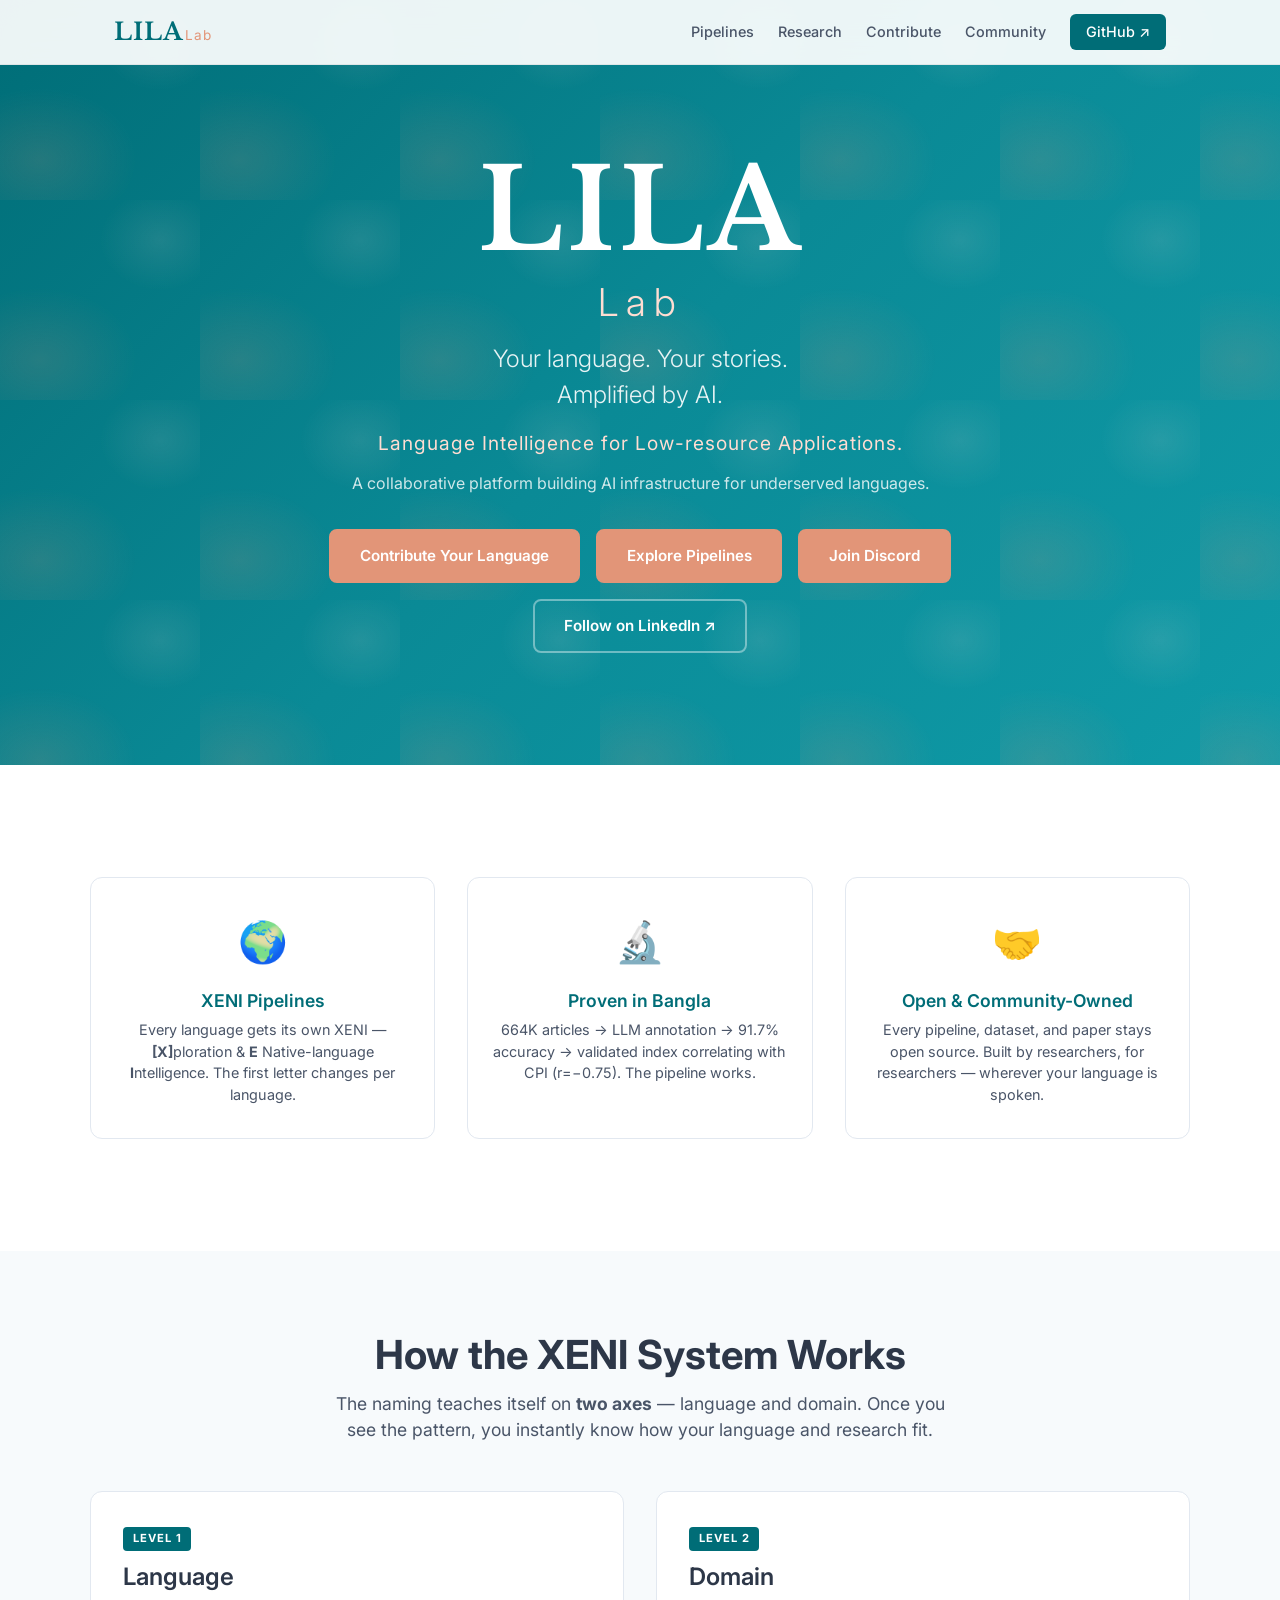
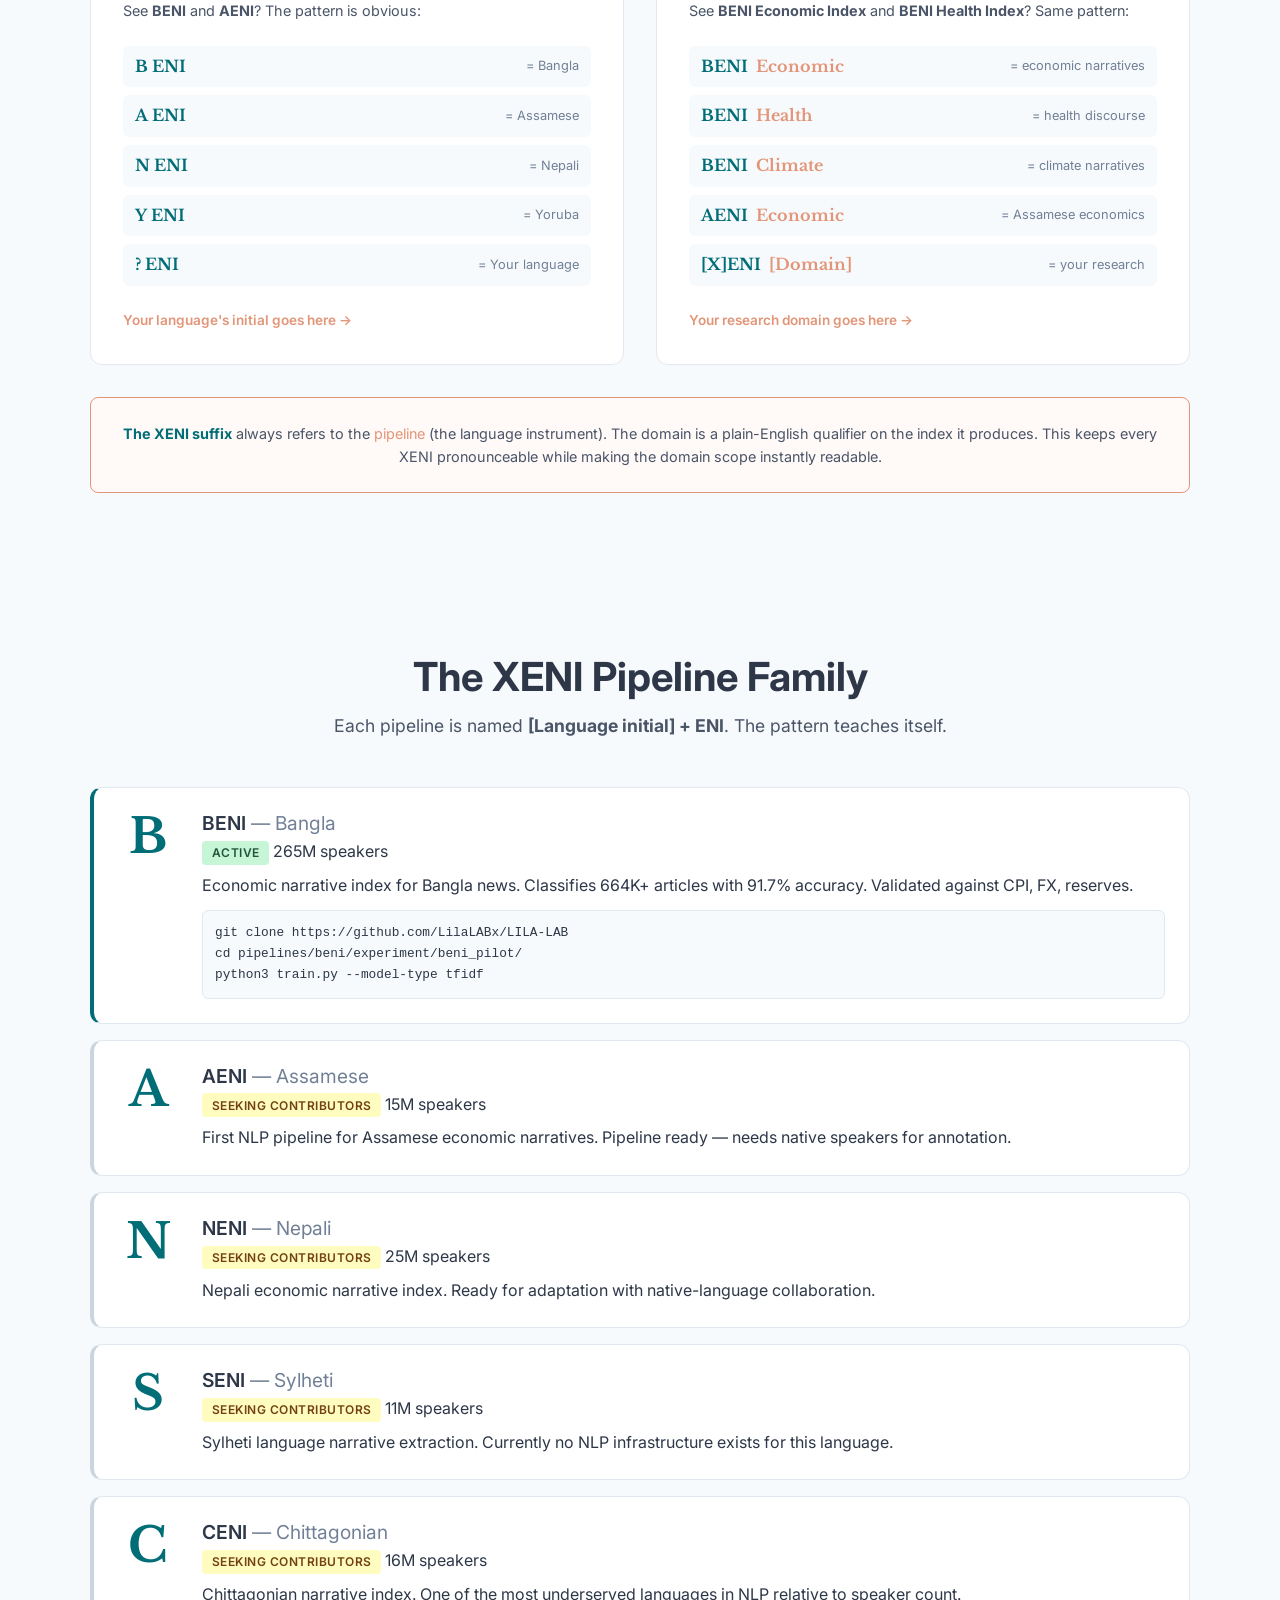
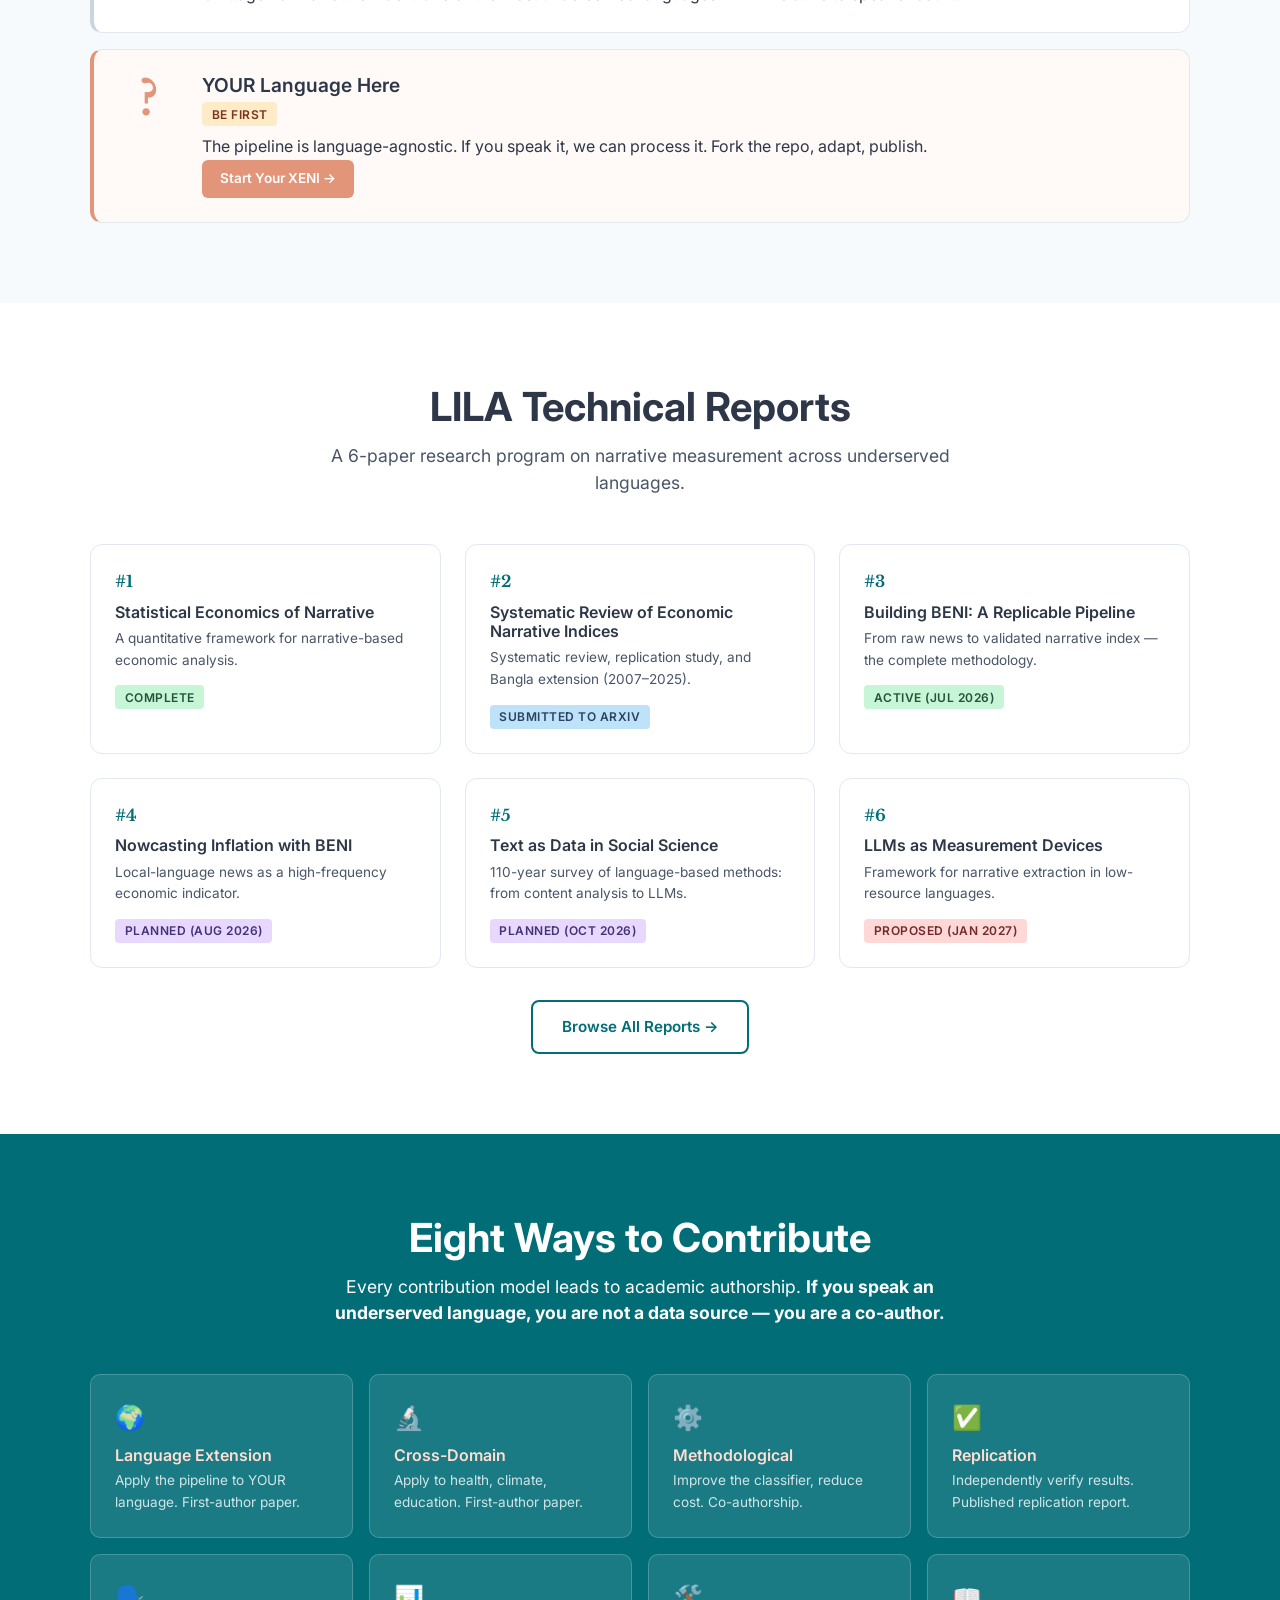
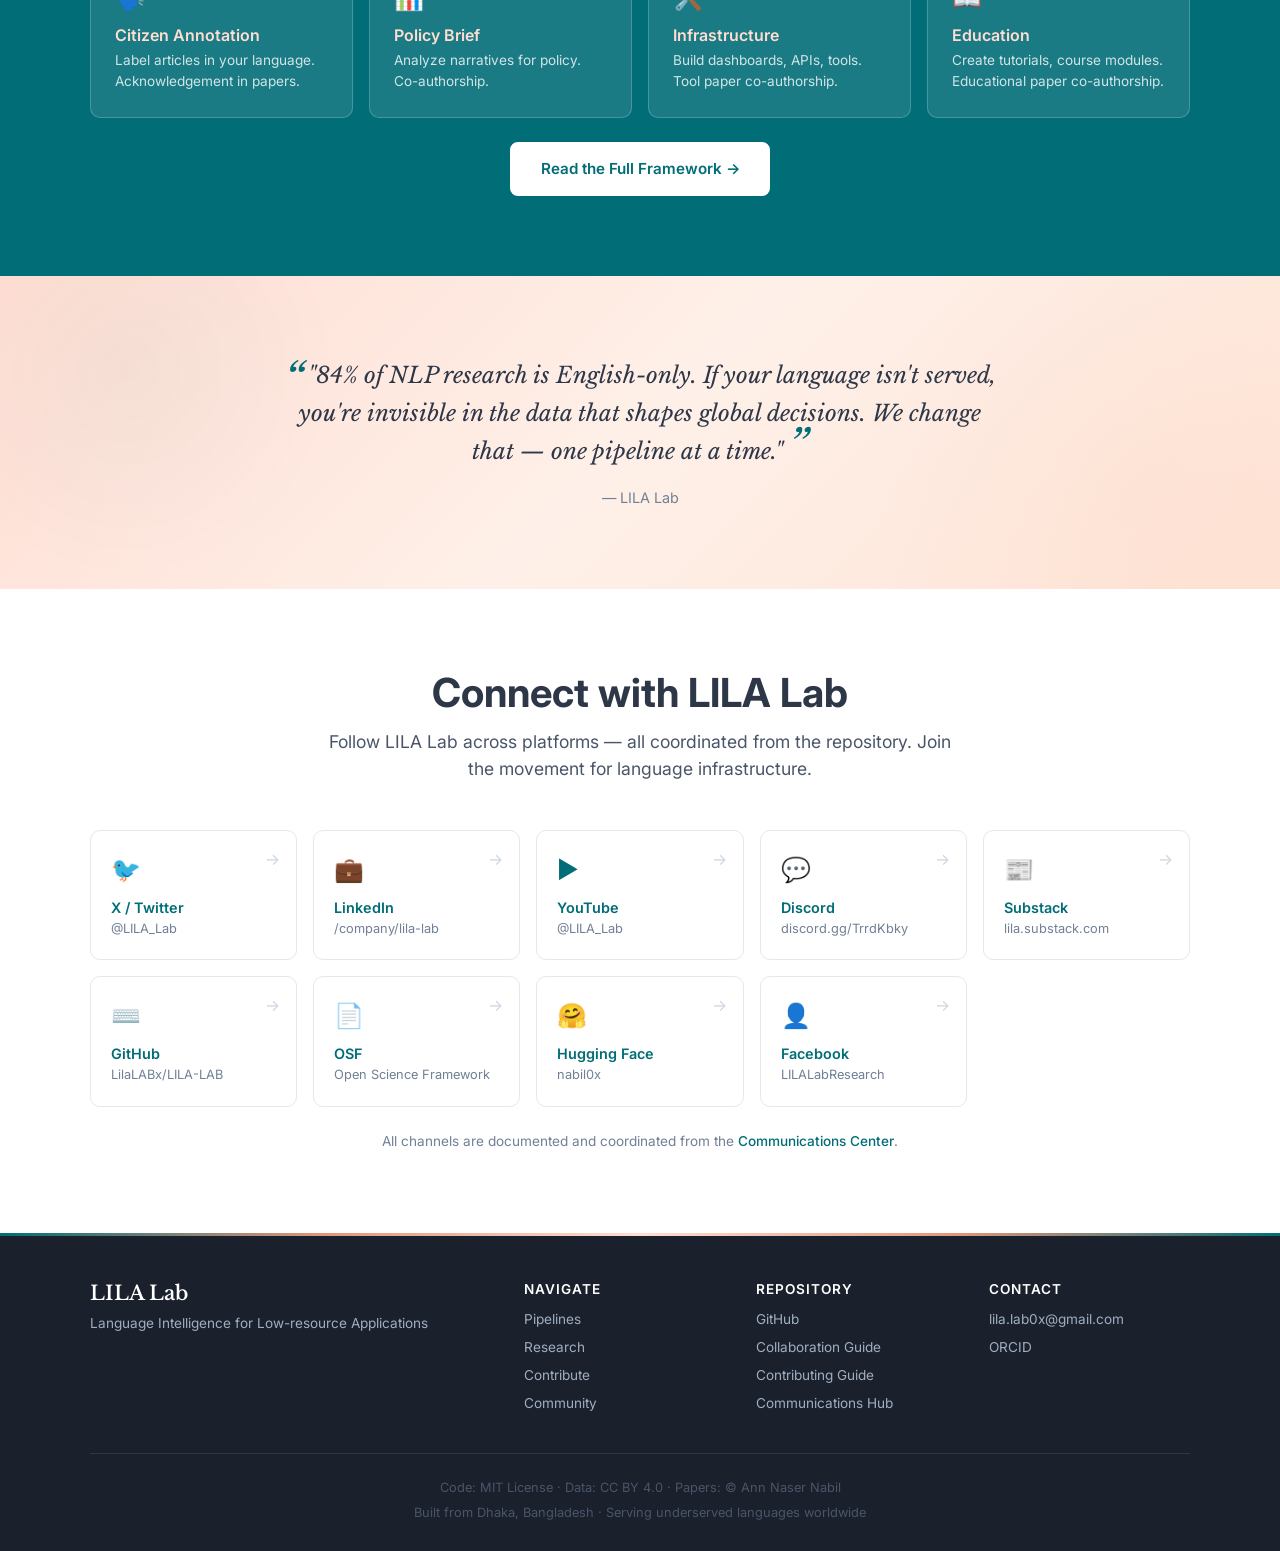
<file: docs/index.html>
<!DOCTYPE html>
<html lang="en">
<head>
  <meta charset="UTF-8">
  <meta name="viewport" content="width=device-width, initial-scale=1.0">
  <meta name="description" content="LILA Lab — Language Intelligence for Low-resource Applications. A collaborative platform building AI infrastructure for underserved languages.">
  <meta property="og:title" content="LILA Lab — Language Intelligence for Low-resource Applications">
  <meta property="og:description" content="Your language. Your stories. Amplified by AI. Language Intelligence for Low-resource Applications. A collaborative platform building AI infrastructure for underserved languages.">
  <meta property="og:type" content="website">
  <meta property="og:url" content="https://lilalab.pro.bd/">
  <meta property="og:image" content="https://lilalab.pro.bd/assets/og-image.png">
  <meta property="og:image:width" content="1200">
  <meta property="og:image:height" content="630">
  <meta property="og:site_name" content="LILA Lab">
  <meta name="twitter:card" content="summary_large_image">
  <meta name="twitter:site" content="@LILA_Lab">
  <meta property="og:see_also" content="https://www.linkedin.com/company/lila-lab/">
  <link rel="me" href="https://www.linkedin.com/company/lila-lab/">
  <meta name="twitter:title" content="LILA Lab — Language Intelligence for Low-resource Applications">
  <meta name="twitter:description" content="Your language. Your stories. Amplified by AI. Language Intelligence for Low-resource Applications. A collaborative platform building AI infrastructure for underserved languages.">
  <meta name="twitter:image" content="https://lilalab.pro.bd/assets/og-image.png">
  <title>LILA Lab — Language Intelligence for Low-resource Applications</title>
  <link rel="preconnect" href="https://fonts.googleapis.com">
  <link rel="preconnect" href="https://fonts.gstatic.com" crossorigin>
  <link href="https://fonts.googleapis.com/css2?family=Inter:wght@300;400;500;600;700&family=Libre+Baskerville:ital,wght@0,400;0,700;1,400&display=swap" rel="stylesheet">
  <link rel="stylesheet" href="styles.css">
  <link rel="icon" type="image/svg+xml" href="data:image/svg+xml,<svg xmlns='http://www.w3.org/2000/svg' viewBox='0 0 32 32'><text y='28' font-size='28'>🌍</text></svg>">
</head>
<body>

  <!-- ═══ NAV ═══ -->
  <nav class="nav" id="nav">
    <div class="nav-inner">
      <a href="#" class="nav-logo">
        <span class="nav-logo-mark">LILA</span>
        <span class="nav-logo-sub">Lab</span>
      </a>
      <div class="nav-links">
        <a href="#pipelines">Pipelines</a>
        <a href="#research">Research</a>
        <a href="#contribute">Contribute</a>
        <a href="#community">Community</a>
        <a href="https://github.com/LilaLABx/LILA-LAB" class="nav-gh" target="_blank">GitHub ↗</a>
      </div>
    </div>
  </nav>

  <!-- ═══ HERO ═══ -->
  <header class="hero" id="hero">
    <div class="hero-bg"></div>
    <div class="hero-content">
      <h1 class="hero-title">
        <span class="hero-eni">LILA</span>
        <span class="hero-sub">Lab</span>
      </h1>
      <p class="hero-tagline">Your language. Your stories.<br>Amplified by AI.</p>
      <p class="hero-subtitle">Language Intelligence for Low-resource Applications.</p>
      <p class="hero-desc">
        A collaborative platform building AI infrastructure for underserved languages.
      </p>
      <div class="hero-ctas">
        <a href="#contribute" class="btn btn-primary">Contribute Your Language</a>
        <a href="#pipelines" class="btn btn-primary">Explore Pipelines</a>
        <a href="https://discord.gg/TrrdKbky" class="btn btn-primary">Join Discord</a>
        <a href="https://www.linkedin.com/company/lila-lab/" class="btn btn-outline" target="_blank">Follow on LinkedIn ↗</a>
      </div>
    </div>
  </header>

  <!-- ═══ XENI BRAND EXPLAINER ═══ -->
  <section class="section section-light" id="about">
    <div class="section-inner">
      <div class="xeni-grid">
        <div class="xeni-card">
          <div class="xeni-icon">🌍</div>
          <h3 class="xeni-label">XENI Pipelines</h3>
          <p class="xeni-desc">Every language gets its own XENI — <strong>[X]</strong>ploration &amp; <strong>E</strong> Native-language <strong>I</strong>ntelligence. The first letter changes per language.</p>
        </div>
        <div class="xeni-card">
          <div class="xeni-icon">🔬</div>
          <h3 class="xeni-label">Proven in Bangla</h3>
          <p class="xeni-desc">664K articles → LLM annotation → 91.7% accuracy → validated index correlating with CPI (r=−0.75). The pipeline works.</p>
        </div>
        <div class="xeni-card">
          <div class="xeni-icon">🤝</div>
          <h3 class="xeni-label">Open & Community-Owned</h3>
          <p class="xeni-desc">Every pipeline, dataset, and paper stays open source. Built by researchers, for researchers — wherever your language is spoken.</p>
        </div>
      </div>
    </div>
  </section>

  <!-- ═══ XENI NAMING SYSTEM ═══ -->
  <section class="section section-dark" id="naming">
    <div class="section-inner">
      <h2 class="section-title">How the XENI System Works</h2>
      <p class="section-sub">The naming teaches itself on <strong>two axes</strong> — language and domain. Once you see the pattern, you instantly know how your language and research fit.</p>

      <div class="naming-grid">
        <div class="naming-card">
          <div class="naming-level">Level 1</div>
          <h3>Language</h3>
          <p class="naming-desc">See <strong>BENI</strong> and <strong>AENI</strong>? The pattern is obvious:</p>
          <div class="naming-pattern">
            <div class="naming-example">
              <span class="naming-letter">B</span>
              <span class="naming-eni">ENI</span>
              <span class="naming-label">= Bangla</span>
            </div>
            <div class="naming-example">
              <span class="naming-letter">A</span>
              <span class="naming-eni">ENI</span>
              <span class="naming-label">= Assamese</span>
            </div>
            <div class="naming-example">
              <span class="naming-letter">N</span>
              <span class="naming-eni">ENI</span>
              <span class="naming-label">= Nepali</span>
            </div>
            <div class="naming-example">
              <span class="naming-letter">Y</span>
              <span class="naming-eni">ENI</span>
              <span class="naming-label">= Yoruba</span>
            </div>
            <div class="naming-example">
              <span class="naming-letter">?</span>
              <span class="naming-eni">ENI</span>
              <span class="naming-label">= Your language</span>
            </div>
          </div>
          <p class="naming-cta">Your language's initial goes here →</p>
        </div>

        <div class="naming-card">
          <div class="naming-level">Level 2</div>
          <h3>Domain</h3>
          <p class="naming-desc">See <strong>BENI Economic Index</strong> and <strong>BENI Health Index</strong>? Same pattern:</p>
          <div class="naming-pattern">
            <div class="naming-example">
              <span class="naming-letter">BENI</span>
              <span class="naming-domain">Economic</span>
              <span class="naming-label">= economic narratives</span>
            </div>
            <div class="naming-example">
              <span class="naming-letter">BENI</span>
              <span class="naming-domain">Health</span>
              <span class="naming-label">= health discourse</span>
            </div>
            <div class="naming-example">
              <span class="naming-letter">BENI</span>
              <span class="naming-domain">Climate</span>
              <span class="naming-label">= climate narratives</span>
            </div>
            <div class="naming-example">
              <span class="naming-letter">AENI</span>
              <span class="naming-domain">Economic</span>
              <span class="naming-label">= Assamese economics</span>
            </div>
            <div class="naming-example">
              <span class="naming-letter">[X]ENI</span>
              <span class="naming-domain">[Domain]</span>
              <span class="naming-label">= your research</span>
            </div>
          </div>
          <p class="naming-cta">Your research domain goes here →</p>
        </div>
      </div>

      <div class="naming-summary">
        <p><strong>The XENI suffix</strong> always refers to the <em>pipeline</em> (the language instrument). The domain is a plain-English qualifier on the index it produces. This keeps every XENI pronounceable while making the domain scope instantly readable.</p>
      </div>
    </div>
  </section>

  <!-- ═══ PIPELINES ═══ -->
  <section class="section section-dark" id="pipelines">
    <div class="section-inner">
      <h2 class="section-title">The XENI Pipeline Family</h2>
      <p class="section-sub">Each pipeline is named <strong>[Language initial] + ENI</strong>. The pattern teaches itself.</p>

      <div class="pipeline-showcase">
        <div class="pipeline-card active">
          <div class="pipeline-letter">B</div>
          <div class="pipeline-info">
            <h3>BENI <span class="pipeline-lang">— Bangla</span></h3>
            <p class="pipeline-status"><span class="badge badge-active">Active</span> 265M speakers</p>
            <p>Economic narrative index for Bangla news. Classifies 664K+ articles with 91.7% accuracy. Validated against CPI, FX, reserves.</p>
            <pre class="pipeline-code"><code>git clone https://github.com/LilaLABx/LILA-LAB
cd pipelines/beni/experiment/beni_pilot/
python3 train.py --model-type tfidf</code></pre>
          </div>
        </div>

        <div class="pipeline-card future">
          <div class="pipeline-letter">A</div>
          <div class="pipeline-info">
            <h3>AENI <span class="pipeline-lang">— Assamese</span></h3>
            <p class="pipeline-status"><span class="badge badge-future">Seeking Contributors</span> 15M speakers</p>
            <p>First NLP pipeline for Assamese economic narratives. Pipeline ready — needs native speakers for annotation.</p>
          </div>
        </div>

        <div class="pipeline-card future">
          <div class="pipeline-letter">N</div>
          <div class="pipeline-info">
            <h3>NENI <span class="pipeline-lang">— Nepali</span></h3>
            <p class="pipeline-status"><span class="badge badge-future">Seeking Contributors</span> 25M speakers</p>
            <p>Nepali economic narrative index. Ready for adaptation with native-language collaboration.</p>
          </div>
        </div>

        <div class="pipeline-card future">
          <div class="pipeline-letter">S</div>
          <div class="pipeline-info">
            <h3>SENI <span class="pipeline-lang">— Sylheti</span></h3>
            <p class="pipeline-status"><span class="badge badge-future">Seeking Contributors</span> 11M speakers</p>
            <p>Sylheti language narrative extraction. Currently no NLP infrastructure exists for this language.</p>
          </div>
        </div>

        <div class="pipeline-card future">
          <div class="pipeline-letter">C</div>
          <div class="pipeline-info">
            <h3>CENI <span class="pipeline-lang">— Chittagonian</span></h3>
            <p class="pipeline-status"><span class="badge badge-future">Seeking Contributors</span> 16M speakers</p>
            <p>Chittagonian narrative index. One of the most underserved languages in NLP relative to speaker count.</p>
          </div>
        </div>

        <div class="pipeline-card yourlang">
          <div class="pipeline-letter pipeline-letter-your">?</div>
          <div class="pipeline-info">
            <h3>YOUR Language Here</h3>
            <p class="pipeline-status"><span class="badge badge-yourlang">Be First</span></p>
            <p>The pipeline is language-agnostic. If you speak it, we can process it. Fork the repo, adapt, publish.</p>
            <a href="#contribute" class="btn btn-small">Start Your XENI →</a>
          </div>
        </div>
      </div>
    </div>
  </section>

  <!-- ═══ RESEARCH ═══ -->
  <section class="section section-light" id="research">
    <div class="section-inner">
      <h2 class="section-title">LILA Technical Reports</h2>
      <p class="section-sub">A 6-paper research program on narrative measurement across underserved languages.</p>

      <div class="papers-grid">
        <div class="paper-card">
          <div class="paper-num">#1</div>
          <h3>Statistical Economics of Narrative</h3>
          <p>A quantitative framework for narrative-based economic analysis.</p>
          <span class="badge badge-done">Complete</span>
        </div>
        <div class="paper-card">
          <div class="paper-num">#2</div>
          <h3>Systematic Review of Economic Narrative Indices</h3>
          <p>Systematic review, replication study, and Bangla extension (2007–2025).</p>
          <span class="badge badge-submitted">Submitted to arXiv</span>
        </div>
        <div class="paper-card">
          <div class="paper-num">#3</div>
          <h3>Building BENI: A Replicable Pipeline</h3>
          <p>From raw news to validated narrative index — the complete methodology.</p>
          <span class="badge badge-active">Active (Jul 2026)</span>
        </div>
        <div class="paper-card">
          <div class="paper-num">#4</div>
          <h3>Nowcasting Inflation with BENI</h3>
          <p>Local-language news as a high-frequency economic indicator.</p>
          <span class="badge badge-planned">Planned (Aug 2026)</span>
        </div>
        <div class="paper-card">
          <div class="paper-num">#5</div>
          <h3>Text as Data in Social Science</h3>
          <p>110-year survey of language-based methods: from content analysis to LLMs.</p>
          <span class="badge badge-planned">Planned (Oct 2026)</span>
        </div>
        <div class="paper-card">
          <div class="paper-num">#6</div>
          <h3>LLMs as Measurement Devices</h3>
          <p>Framework for narrative extraction in low-resource languages.</p>
          <span class="badge badge-proposed">Proposed (Jan 2027)</span>
        </div>
      </div>
      <div class="research-cta">
        <a href="https://github.com/LilaLABx/LILA-LAB/tree/main/technical-reports" class="btn btn-outline" target="_blank">Browse All Reports →</a>
      </div>
    </div>
  </section>

  <!-- ═══ CONTRIBUTE ═══ -->
  <section class="section section-accent" id="contribute">
    <div class="section-inner">
      <h2 class="section-title">Eight Ways to Contribute</h2>
      <p class="section-sub">Every contribution model leads to academic authorship. <strong>If you speak an underserved language, you are not a data source — you are a co-author.</strong></p>

      <div class="contrib-grid">
        <div class="contrib-card">
          <span class="contrib-icon">🌍</span>
          <h3>Language Extension</h3>
          <p>Apply the pipeline to YOUR language. First-author paper.</p>
        </div>
        <div class="contrib-card">
          <span class="contrib-icon">🔬</span>
          <h3>Cross-Domain</h3>
          <p>Apply to health, climate, education. First-author paper.</p>
        </div>
        <div class="contrib-card">
          <span class="contrib-icon">⚙️</span>
          <h3>Methodological</h3>
          <p>Improve the classifier, reduce cost. Co-authorship.</p>
        </div>
        <div class="contrib-card">
          <span class="contrib-icon">✅</span>
          <h3>Replication</h3>
          <p>Independently verify results. Published replication report.</p>
        </div>
        <div class="contrib-card">
          <span class="contrib-icon">🗣️</span>
          <h3>Citizen Annotation</h3>
          <p>Label articles in your language. Acknowledgement in papers.</p>
        </div>
        <div class="contrib-card">
          <span class="contrib-icon">📊</span>
          <h3>Policy Brief</h3>
          <p>Analyze narratives for policy. Co-authorship.</p>
        </div>
        <div class="contrib-card">
          <span class="contrib-icon">🛠️</span>
          <h3>Infrastructure</h3>
          <p>Build dashboards, APIs, tools. Tool paper co-authorship.</p>
        </div>
        <div class="contrib-card">
          <span class="contrib-icon">📖</span>
          <h3>Education</h3>
          <p>Create tutorials, course modules. Educational paper co-authorship.</p>
        </div>
      </div>
      <div class="contribute-cta">
        <a href="https://github.com/LilaLABx/LILA-LAB/blob/main/COLLABORATION.md" class="btn btn-primary" target="_blank">Read the Full Framework →</a>
      </div>
    </div>
  </section>

  <!-- ═══ QUOTE / ETHOS ═══ -->
  <section class="section section-quote">
    <div class="section-inner">
      <blockquote class="ethos-block">
        <p class="ethos-text">"84% of NLP research is English-only. If your language isn't served, you're invisible in the data that shapes global decisions. We change that — one pipeline at a time."</p>
        <footer class="ethos-attribution">— LILA Lab</footer>
      </blockquote>
    </div>
  </section>

  <!-- ═══ COMMUNITY ═══ -->
  <section class="section section-light" id="community">
    <div class="section-inner">
      <h2 class="section-title">Connect with LILA Lab</h2>
      <p class="section-sub">Follow LILA Lab across platforms — all coordinated from the repository. Join the movement for language infrastructure.</p>

      <div class="channels-grid">
        <a href="https://x.com/LILA_Lab" class="channel-card" target="_blank">
          <span class="channel-icon">🐦</span>
          <span class="channel-name">X / Twitter</span>
          <span class="channel-handle">@LILA_Lab</span>
          <span class="channel-arrow">→</span>
        </a>
        <a href="https://www.linkedin.com/company/lila-lab" class="channel-card" target="_blank">
          <span class="channel-icon">💼</span>
          <span class="channel-name">LinkedIn</span>
          <span class="channel-handle">/company/lila-lab</span>
          <span class="channel-arrow">→</span>
        </a>
        <a href="https://www.youtube.com/@LILA_Lab" class="channel-card" target="_blank">
          <span class="channel-icon">▶️</span>
          <span class="channel-name">YouTube</span>
          <span class="channel-handle">@LILA_Lab</span>
          <span class="channel-arrow">→</span>
        </a>
        <a href="https://discord.gg/TrrdKbky" class="channel-card" target="_blank">
          <span class="channel-icon">💬</span>
          <span class="channel-name">Discord</span>
          <span class="channel-handle">discord.gg/TrrdKbky</span>
          <span class="channel-arrow">→</span>
        </a>
        <a href="https://lila.substack.com" class="channel-card" target="_blank">
          <span class="channel-icon">📰</span>
          <span class="channel-name">Substack</span>
          <span class="channel-handle">lila.substack.com</span>
          <span class="channel-arrow">→</span>
        </a>
        <a href="https://github.com/LilaLABx/LILA-LAB" class="channel-card" target="_blank">
          <span class="channel-icon">⌨️</span>
          <span class="channel-name">GitHub</span>
          <span class="channel-handle">LilaLABx/LILA-LAB</span>
          <span class="channel-arrow">→</span>
        </a>
        <a href="https://osf.io/[project-id]" class="channel-card" target="_blank">
          <span class="channel-icon">📄</span>
          <span class="channel-name">OSF</span>
          <span class="channel-handle">Open Science Framework</span>
          <span class="channel-arrow">→</span>
        </a>
        <a href="https://huggingface.co/nabil0x" class="channel-card" target="_blank">
          <span class="channel-icon">🤗</span>
          <span class="channel-name">Hugging Face</span>
          <span class="channel-handle">nabil0x</span>
          <span class="channel-arrow">→</span>
        </a>
        <a href="https://www.facebook.com/LILALabResearch" class="channel-card" target="_blank">
          <span class="channel-icon">👤</span>
          <span class="channel-name">Facebook</span>
          <span class="channel-handle">LILALabResearch</span>
          <span class="channel-arrow">→</span>
        </a>
      </div>
      <p class="channel-note">All channels are documented and coordinated from the <a href="https://github.com/LilaLABx/LILA-LAB/blob/main/COMMUNICATIONS.md">Communications Center</a>.</p>
    </div>
  </section>

  <!-- ═══ FOOTER ═══ -->
  <footer class="footer">
    <div class="footer-inner">
      <div class="footer-main">
        <div class="footer-brand">
          <h3>LILA Lab</h3>
          <p>Language Intelligence for Low-resource Applications</p>
        </div>
        <div class="footer-links">
          <h4>Navigate</h4>
          <a href="#pipelines">Pipelines</a>
          <a href="#research">Research</a>
          <a href="#contribute">Contribute</a>
          <a href="#community">Community</a>
        </div>
        <div class="footer-links">
          <h4>Repository</h4>
          <a href="https://github.com/LilaLABx/LILA-LAB" target="_blank">GitHub</a>
          <a href="https://github.com/LilaLABx/LILA-LAB/blob/main/COLLABORATION.md" target="_blank">Collaboration Guide</a>
          <a href="https://github.com/LilaLABx/LILA-LAB/blob/main/CONTRIBUTING.md" target="_blank">Contributing Guide</a>
          <a href="https://github.com/LilaLABx/LILA-LAB/blob/main/COMMUNICATIONS.md" target="_blank">Communications Hub</a>
        </div>
        <div class="footer-contact">
          <h4>Contact</h4>
          <a href="mailto:lila.lab0x@gmail.com">lila.lab0x@gmail.com</a>
          <a href="https://orcid.org/0009-0006-3561-045X" target="_blank">ORCID</a>
        </div>
      </div>
      <div class="footer-bottom">
        <p>Code: MIT License &middot; Data: CC BY 4.0 &middot; Papers: © Ann Naser Nabil</p>
        <p>Built from Dhaka, Bangladesh &middot; Serving underserved languages worldwide</p>
      </div>
    </div>
  </footer>

</body>
</html>
</file>
<file: docs/styles.css>
/* ═══════════════════════════════════════════════
   LILA Lab — Brand Styles
   Palette: Teal #006D77, Gold #E29578, Sand #FFDDD2
   Fonts: Inter (UI), Libre Baskerville (accent)
   ═══════════════════════════════════════════════ */

/* ── Reset & Base ── */
*, *::before, *::after { box-sizing: border-box; margin: 0; padding: 0; }
html { scroll-behavior: smooth; scroll-padding-top: 72px; }
body {
  font-family: 'Inter', -apple-system, BlinkMacSystemFont, sans-serif;
  color: #2D3748;
  background: #FFFFFF;
  line-height: 1.6;
  -webkit-font-smoothing: antialiased;
}
a { color: #006D77; text-decoration: none; transition: color 0.2s; }
a:hover { color: #E29578; }
img { max-width: 100%; height: auto; }

/* ── Typography ── */
h1, h2, h3, h4 { line-height: 1.2; font-weight: 600; }
.section-title {
  font-size: clamp(1.75rem, 3.5vw, 2.5rem);
  text-align: center;
  margin-bottom: 0.75rem;
  font-weight: 700;
}
.section-sub {
  text-align: center;
  font-size: 1.1rem;
  color: #4A5568;
  max-width: 640px;
  margin: 0 auto 3rem;
  line-height: 1.5;
}

/* ── Section Layout ── */
.section { padding: 5rem 1.5rem; }
.section-inner { max-width: 1100px; margin: 0 auto; }
.section-light { background: #FFFFFF; }
.section-dark { background: #F7FAFC; }
.section-accent { background: #006D77; color: #FFFFFF; }
.section-accent .section-title,
.section-accent .section-sub { color: #FFFFFF; }
.section-accent a { color: #FFDDD2; }
.section-accent a:hover { color: #FFFFFF; }
.section-quote {
  background: linear-gradient(135deg, #FFDDD2 0%, #FEF0E8 50%, #FFE4D6 100%);
  padding: 5rem 1.5rem;
  position: relative;
  overflow: hidden;
}
.section-quote::before {
  content: '';
  position: absolute;
  inset: 0;
  background:
    radial-gradient(circle 300px at 10% 30%, rgba(0,109,119,0.04) 0%, transparent 70%),
    radial-gradient(circle 400px at 90% 70%, rgba(226,149,120,0.06) 0%, transparent 70%);
  pointer-events: none;
}

/* ── Navigation ── */
.nav {
  position: fixed;
  top: 0; left: 0; right: 0;
  z-index: 100;
  background: rgba(255,255,255,0.92);
  backdrop-filter: blur(12px);
  border-bottom: 1px solid rgba(0,0,0,0.06);
}
.nav-inner {
  max-width: 1100px;
  margin: 0 auto;
  display: flex;
  align-items: center;
  justify-content: space-between;
  padding: 0 1.5rem;
  height: 64px;
}
.nav-logo { display: flex; align-items: baseline; gap: 2px; }
.nav-logo-mark {
  font-family: 'Libre Baskerville', serif;
  font-size: 1.5rem;
  font-weight: 700;
  color: #006D77;
  letter-spacing: 1px;
}
.nav-logo-sub {
  font-size: 0.85rem;
  font-weight: 400;
  color: #E29578;
  letter-spacing: 1px;
}
.nav-links { display: flex; align-items: center; gap: 1.5rem; }
.nav-links a {
  font-size: 0.9rem;
  font-weight: 500;
  color: #4A5568;
}
.nav-links a:hover { color: #006D77; }
.nav-gh {
  background: #006D77;
  color: #FFFFFF !important;
  padding: 0.4rem 1rem;
  border-radius: 6px;
  font-weight: 600;
}

/* ── Hero ── */
.hero {
  position: relative;
  min-height: 85vh;
  display: flex;
  align-items: center;
  justify-content: center;
  padding: 6rem 1.5rem 4rem;
  background: linear-gradient(135deg, #006D77 0%, #0A8A96 50%, #0F9BA8 100%);
  color: #FFFFFF;
  overflow: hidden;
}
.hero-bg {
  position: absolute;
  inset: 0;
  background:
    radial-gradient(ellipse 80% 60% at 20% 80%, rgba(226,149,120,0.15) 0%, transparent 60%),
    radial-gradient(ellipse 60% 50% at 80% 20%, rgba(255,221,210,0.1) 0%, transparent 50%),
    radial-gradient(2px 2px at 20px 30px, rgba(255,255,255,0.08) 0%, transparent 0%),
    radial-gradient(2px 2px at 40px 70px, rgba(255,255,255,0.08) 0%, transparent 0%),
    radial-gradient(2px 2px at 50px 160px, rgba(255,255,255,0.08) 0%, transparent 0%),
    radial-gradient(2px 2px at 90px 40px, rgba(255,255,255,0.08) 0%, transparent 0%),
    radial-gradient(2px 2px at 130px 80px, rgba(255,255,255,0.08) 0%, transparent 0%),
    radial-gradient(2px 2px at 160px 30px, rgba(255,255,255,0.08) 0%, transparent 0%);
  background-size: 200px 200px;
  pointer-events: none;
}
.hero-content { position: relative; text-align: center; max-width: 800px; }
.hero-title { margin-bottom: 0.5rem; }
.hero-eni {
  font-family: 'Libre Baskerville', serif;
  font-size: clamp(4rem, 10vw, 7rem);
  font-weight: 700;
  letter-spacing: 4px;
}
.hero-sub {
  display: block;
  font-size: clamp(1.5rem, 3vw, 2.5rem);
  font-weight: 300;
  color: #FFDDD2;
  letter-spacing: 8px;
}
.hero-tagline {
  font-size: clamp(1.1rem, 2.5vw, 1.5rem);
  font-weight: 300;
  color: rgba(255,255,255,0.9);
  margin: 1rem 0;
  line-height: 1.5;
}
.hero-subtitle {
  font-size: clamp(1rem, 2vw, 1.2rem);
  font-weight: 400;
  color: #FFDDD2;
  margin: 0.5rem 0 0.25rem;
  line-height: 1.5;
  letter-spacing: 1px;
}
.hero-desc {
  font-size: 1rem;
  color: rgba(255,255,255,0.8);
  max-width: 600px;
  margin: 0.75rem auto 2rem;
  line-height: 1.7;
}
.hero-desc strong { color: #FFFFFF; }
.hero-ctas { display: flex; gap: 1rem; justify-content: center; flex-wrap: wrap; }

/* ── Buttons ── */
.btn {
  display: inline-block;
  padding: 0.8rem 1.8rem;
  border-radius: 8px;
  font-weight: 600;
  font-size: 0.95rem;
  transition: all 0.2s;
  cursor: pointer;
  border: 2px solid transparent;
}
.btn-primary {
  background: #E29578;
  color: #FFFFFF;
  border-color: #E29578;
}
.btn-primary:hover { background: #D48364; border-color: #D48364; color: #FFFFFF; }
.btn-outline {
  background: transparent;
  color: #FFFFFF;
  border-color: rgba(255,255,255,0.4);
}
.btn-outline:hover { border-color: #FFFFFF; color: #FFFFFF; }
.btn-small {
  padding: 0.4rem 1rem;
  font-size: 0.85rem;
  border-radius: 6px;
  background: #E29578;
  color: #FFFFFF;
}
.btn-small:hover { background: #D48364; color: #FFFFFF; }

/* ── XENI Explainer Grid ── */
.xeni-grid {
  display: grid;
  grid-template-columns: repeat(auto-fit, minmax(280px, 1fr));
  gap: 2rem;
  margin: 2rem 0;
}
.xeni-card {
  text-align: center;
  padding: 2rem 1.5rem;
  border-radius: 12px;
  background: #FFFFFF;
  border: 1px solid #E2E8F0;
  transition: box-shadow 0.2s;
}
.xeni-card:hover { box-shadow: 0 4px 20px rgba(0,0,0,0.08); }
.xeni-icon { font-size: 2.5rem; margin-bottom: 1rem; }
.xeni-label { font-size: 1.1rem; font-weight: 600; margin-bottom: 0.5rem; color: #006D77; }
.xeni-desc { font-size: 0.9rem; color: #4A5568; line-height: 1.5; }

/* ── XENI Naming System ── */
.naming-grid {
  display: grid;
  grid-template-columns: repeat(auto-fit, minmax(400px, 1fr));
  gap: 2rem;
  margin: 2rem 0;
}
.naming-card {
  padding: 2rem;
  border-radius: 12px;
  background: #FFFFFF;
  border: 1px solid #E2E8F0;
  transition: box-shadow 0.2s;
}
.naming-card:hover { box-shadow: 0 4px 20px rgba(0,0,0,0.08); }
.naming-level {
  display: inline-block;
  padding: 0.2rem 0.6rem;
  border-radius: 4px;
  font-size: 0.7rem;
  font-weight: 700;
  text-transform: uppercase;
  letter-spacing: 1px;
  background: #006D77;
  color: #FFFFFF;
  margin-bottom: 0.75rem;
}
.naming-card h3 {
  font-size: 1.5rem;
  margin-bottom: 0.5rem;
  color: #2D3748;
}
.naming-desc {
  font-size: 0.9rem;
  color: #4A5568;
  margin-bottom: 1.5rem;
  line-height: 1.5;
}
.naming-pattern {
  display: flex;
  flex-direction: column;
  gap: 0.5rem;
  margin-bottom: 1.5rem;
}
.naming-example {
  display: flex;
  align-items: center;
  gap: 0.25rem;
  padding: 0.5rem 0.75rem;
  border-radius: 6px;
  background: #F7FAFC;
  font-family: 'Libre Baskerville', serif;
  font-size: 1rem;
}
.naming-letter {
  font-weight: 700;
  color: #006D77;
}
.naming-eni {
  font-weight: 700;
  color: #006D77;
}
.naming-domain {
  font-weight: 700;
  color: #E29578;
  margin-left: 0.25rem;
}
.naming-label {
  font-family: 'Inter', sans-serif;
  font-size: 0.8rem;
  color: #718096;
  margin-left: auto;
}
.naming-cta {
  font-size: 0.85rem;
  color: #E29578;
  font-weight: 600;
  margin-top: 1rem;
}
.naming-summary {
  text-align: center;
  margin-top: 2rem;
  padding: 1.5rem;
  border-radius: 8px;
  background: #FFFAF7;
  border: 1px solid #E29578;
}
.naming-summary p {
  font-size: 0.9rem;
  color: #4A5568;
  line-height: 1.6;
}
.naming-summary strong { color: #006D77; }
.naming-summary em { color: #E29578; font-style: normal; }

/* ── Pipeline Showcase ── */
.pipeline-showcase { display: flex; flex-direction: column; gap: 1rem; }
.pipeline-card {
  display: flex;
  gap: 1.5rem;
  padding: 1.5rem;
  border-radius: 12px;
  background: #FFFFFF;
  border: 1px solid #E2E8F0;
  transition: all 0.2s;
}
.pipeline-card:hover { box-shadow: 0 4px 16px rgba(0,0,0,0.06); }
.pipeline-card.active { border-left: 4px solid #006D77; }
.pipeline-card.future { border-left: 4px solid #CBD5E0; }
.pipeline-card.yourlang {
  border-left: 4px solid #E29578;
  background: #FFFAF7;
}
.pipeline-letter {
  font-family: 'Libre Baskerville', serif;
  font-size: 3rem;
  font-weight: 700;
  color: #006D77;
  min-width: 60px;
  text-align: center;
  line-height: 1;
}
.pipeline-letter-your { color: #E29578; }
.pipeline-info { flex: 1; }
.pipeline-info h3 { font-size: 1.2rem; margin-bottom: 0.25rem; }
.pipeline-lang { font-weight: 400; color: #718096; }
.pipeline-status { margin-bottom: 0.5rem; }
.pipeline-code {
  margin-top: 0.75rem;
  background: #F7FAFC;
  border: 1px solid #E2E8F0;
  border-radius: 6px;
  padding: 0.75rem;
  overflow-x: auto;
}
.pipeline-code code { font-size: 0.8rem; color: #2D3748; }

/* ── Badges ── */
.badge {
  display: inline-block;
  padding: 0.15rem 0.6rem;
  border-radius: 4px;
  font-size: 0.75rem;
  font-weight: 600;
  text-transform: uppercase;
  letter-spacing: 0.5px;
}
.badge-active { background: #C6F6D5; color: #22543D; }
.badge-done { background: #C6F6D5; color: #22543D; }
.badge-submitted { background: #BEE3F8; color: #2A4365; }
.badge-future { background: #FEFCBF; color: #744210; }
.badge-planned { background: #E9D8FD; color: #44337A; }
.badge-proposed { background: #FED7D7; color: #742A2A; }
.badge-yourlang { background: #FEEBC8; color: #7B341E; }

/* ── Research Papers Grid ── */
.papers-grid {
  display: grid;
  grid-template-columns: repeat(auto-fit, minmax(280px, 1fr));
  gap: 1.5rem;
  margin-bottom: 2rem;
}
.paper-card {
  padding: 1.5rem;
  border-radius: 12px;
  border: 1px solid #E2E8F0;
  background: #FFFFFF;
  transition: box-shadow 0.2s;
}
.paper-card:hover { box-shadow: 0 4px 16px rgba(0,0,0,0.06); }
.paper-num {
  font-family: 'Libre Baskerville', serif;
  font-size: 1rem;
  color: #006D77;
  font-weight: 700;
  margin-bottom: 0.5rem;
}
.paper-card h3 { font-size: 1rem; margin-bottom: 0.4rem; }
.paper-card p { font-size: 0.85rem; color: #4A5568; margin-bottom: 0.75rem; }
.research-cta, .contribute-cta { text-align: center; margin-top: 1.5rem; }
.research-cta .btn-outline { border-color: #006D77; color: #006D77; }
.research-cta .btn-outline:hover { background: #006D77; color: #FFFFFF; }

/* ── Contribution Grid ── */
.contrib-grid {
  display: grid;
  grid-template-columns: repeat(auto-fit, minmax(220px, 1fr));
  gap: 1rem;
}
.contrib-card {
  padding: 1.5rem;
  border-radius: 10px;
  background: rgba(255,255,255,0.1);
  border: 1px solid rgba(255,255,255,0.2);
  transition: all 0.2s;
}
.contrib-card:hover { background: rgba(255,255,255,0.18); }
.contrib-icon { font-size: 1.5rem; display: block; margin-bottom: 0.5rem; }
.contrib-card h3 { font-size: 1rem; margin-bottom: 0.3rem; color: #FFDDD2; }
.contrib-card p { font-size: 0.85rem; color: rgba(255,255,255,0.8); }
.contribute-cta .btn-primary { background: #FFFFFF; color: #006D77; border-color: #FFFFFF; }
.contribute-cta .btn-primary:hover { background: #FFDDD2; border-color: #FFDDD2; }

/* ── Ethos Quote ── */
.ethos-block { max-width: 720px; margin: 0 auto; text-align: center; }
.ethos-text {
  font-family: 'Libre Baskerville', serif;
  font-size: clamp(1.1rem, 2vw, 1.4rem);
  font-style: italic;
  color: #2D3748;
  line-height: 1.7;
  quotes: "“" "”" "‘" "’";
}
.ethos-text::before { content: "“"; font-size: 2em; color: #006D77; line-height: 0; vertical-align: -0.3em; margin-right: 0.1em; }
.ethos-text::after { content: "”"; font-size: 2em; color: #006D77; line-height: 0; vertical-align: -0.1em; margin-left: 0.1em; }
.ethos-attribution { margin-top: 1rem; font-size: 0.9rem; color: #718096; }

/* ── Channels Grid ── */
.channels-grid {
  display: grid;
  grid-template-columns: repeat(auto-fit, minmax(200px, 1fr));
  gap: 1rem;
  margin-bottom: 1.5rem;
}
.channel-card {
  display: flex;
  flex-direction: column;
  padding: 1.25rem;
  border-radius: 10px;
  background: #FFFFFF;
  border: 1px solid #E2E8F0;
  transition: all 0.2s;
  position: relative;
}
.channel-card:hover {
  box-shadow: 0 4px 16px rgba(0,0,0,0.08);
  border-color: #006D77;
  color: #2D3748;
}
.channel-icon { font-size: 1.5rem; margin-bottom: 0.4rem; }
.channel-name { font-weight: 600; font-size: 0.9rem; }
.channel-handle { font-size: 0.8rem; color: #718096; }
.channel-arrow {
  position: absolute;
  top: 1rem; right: 1rem;
  font-size: 1rem;
  color: #CBD5E0;
  transition: transform 0.2s;
}
.channel-card:hover .channel-arrow { transform: translateX(3px); color: #006D77; }
.channel-note { text-align: center; font-size: 0.85rem; color: #718096; }
.channel-note a { font-weight: 500; }

/* ── Footer ── */
.footer {
  background: #1A202C;
  color: #A0AEC0;
  padding: 3rem 1.5rem 1.5rem;
  position: relative;
}
.footer::before {
  content: '';
  position: absolute;
  top: 0; left: 0; right: 0;
  height: 3px;
  background: linear-gradient(90deg, #006D77, #E29578, #FFDDD2, #E29578, #006D77);
}
.footer-inner { max-width: 1100px; margin: 0 auto; }
.footer-main {
  display: grid;
  grid-template-columns: 2fr 1fr 1fr 1fr;
  gap: 2rem;
  margin-bottom: 2rem;
}
.footer-brand h3 {
  font-family: 'Libre Baskerville', serif;
  color: #FFFFFF;
  font-size: 1.25rem;
  margin-bottom: 0.5rem;
}
.footer-brand p { font-size: 0.85rem; }
.footer-links h4, .footer-contact h4 {
  color: #FFFFFF;
  font-size: 0.85rem;
  text-transform: uppercase;
  letter-spacing: 1px;
  margin-bottom: 0.75rem;
}
.footer-links a, .footer-contact a {
  display: block;
  color: #A0AEC0;
  font-size: 0.85rem;
  margin-bottom: 0.4rem;
}
.footer-links a:hover, .footer-contact a:hover { color: #FFFFFF; }
.footer-bottom {
  border-top: 1px solid #2D3748;
  padding-top: 1.5rem;
  text-align: center;
  font-size: 0.8rem;
  color: #4A5568;
}
.footer-bottom p { margin-bottom: 0.25rem; }

/* ── Mobile ── */
@media (max-width: 768px) {
  .nav-links { gap: 0.75rem; }
  .nav-links a { font-size: 0.8rem; }
  .nav-gh { padding: 0.3rem 0.6rem; font-size: 0.75rem; }
  .hero { min-height: 70vh; }
  .pipeline-card { flex-direction: column; gap: 0.75rem; }
  .pipeline-letter { text-align: left; font-size: 2rem; min-width: auto; }
  .footer-main { grid-template-columns: 1fr 1fr; }
  .section { padding: 3rem 1rem; }
}

@media (max-width: 480px) {
  .nav-links a:not(.nav-gh) { display: none; }
  .hero-ctas { flex-direction: column; align-items: stretch; }
  .hero-ctas .btn { text-align: center; }
  .contrib-grid { grid-template-columns: 1fr 1fr; }
  .channels-grid { grid-template-columns: 1fr 1fr; }
  .footer-main { grid-template-columns: 1fr; }
  .naming-grid { grid-template-columns: 1fr; }
  .naming-example { flex-wrap: wrap; }
  .naming-label { margin-left: 0; margin-top: 0.25rem; }
}
</file>
